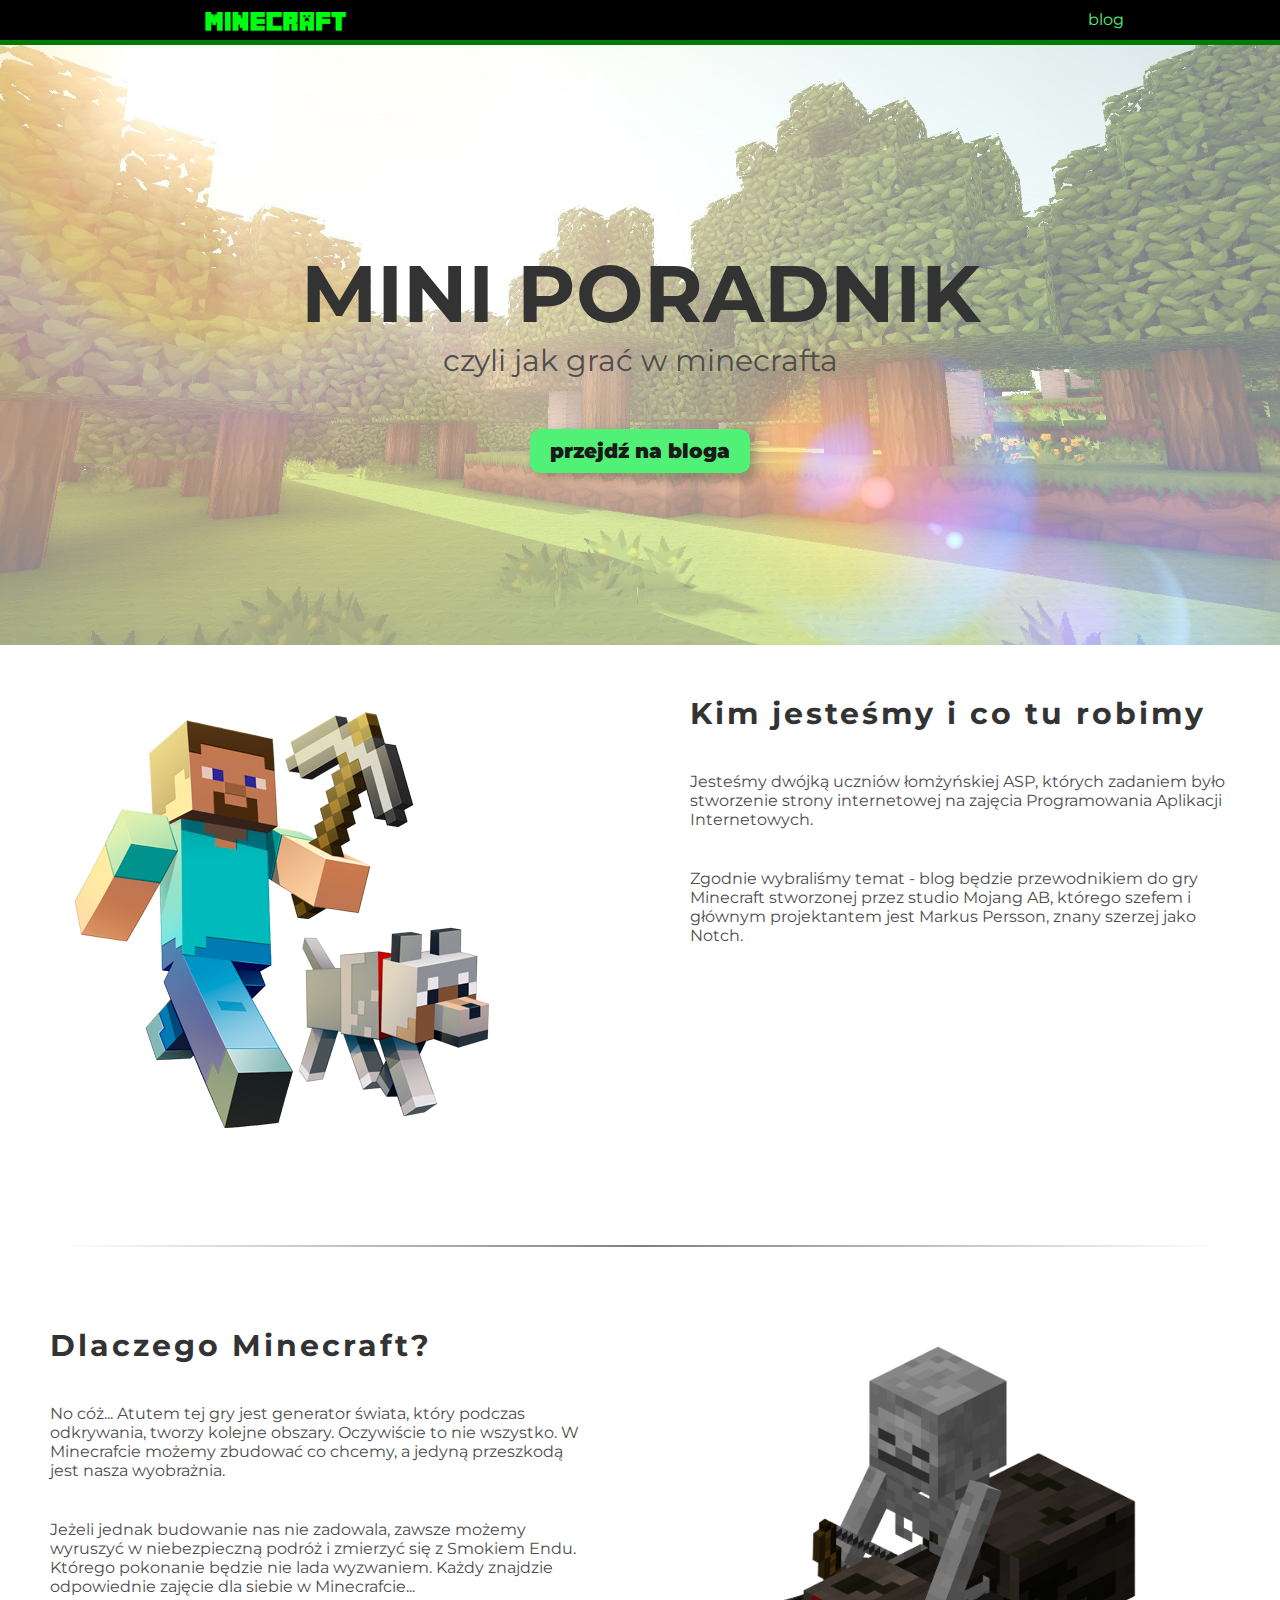
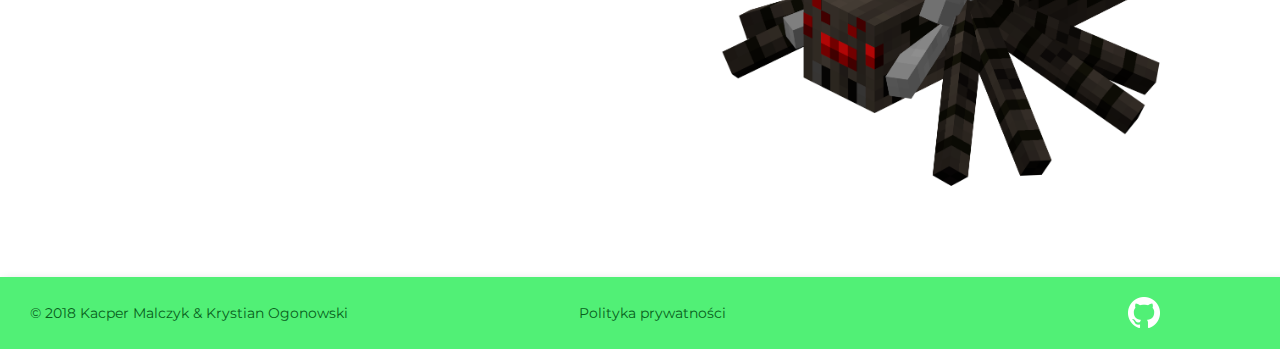
<file: index.html>
<!DOCTYPE html>
<html lang="pl">
<head>
    <title>Minecraft - poradnik</title>
	<meta name="description" content="Nasza strona jest prostym poradnikiem do gry Minecraft" />
    <link rel="icon" href="/graphics/blog/creeper.jpg" />
    <meta charset="UTF-8" />
    <meta name="author" content="Krystian i Kacper" />
    <meta name="viewport" content="width=device-width, initial-scale=1, shrink-to-fit=no" />
    <link rel="stylesheet" href="style.css" />
    <link href="https://fonts.googleapis.com/css?family=Montserrat" rel="stylesheet">
    <!-- style wyżej potrzebny do pobrania i obsługi czcionki -->

    <!--[if lt IE 9]>
	<script src="bower_components/html5shiv/dist/html5shiv.js"></script>
    <![endif]-->
    <!--
        komentarz wyżej ma na celu prawidłowe wyświetlanie strony
        w przeglądarce Internet Explorer w wersji 9 i niższych
    -->


</head>
<body>
    <div id="wrapper" >
        <header class="shadowed" id="main">
            <nav>
                <div class="logo">
                    <a href="/index.html">
                        <img src="/graphics/logo/logo.png" href="/index.html">
                    </a>
                </div>
                <a class="top-blog-button" href="blog/index.html">
                        blog
                </a>
            </nav>
            <hr class="under-nav" />
        </header>
      
        <main id="index">
            <section id="first" class="main-section">
                <div id="main-first-background"></div>
                <h1>
                    MINI PORADNIK
                </h1>
                <p>
                    czyli jak grać w minecrafta
                </p>
                <a href="/blog/index.html" id="main-blog-button">
                    przejdź na bloga
                </a>
            </section>

            <section id="second" class="two-column main-section">
                <section class="half-section mob">
                    <img src="/graphics/steve.png">
                </section>
                <section id="description" class="half-section">
                    <h1>
                            Kim jesteśmy i co tu robimy
                    </h1>
                    <p>
                        Jesteśmy dwójką uczniów łomżyńskiej ASP,
                        których zadaniem było stworzenie strony internetowej 
                        na zajęcia Programowania Aplikacji Internetowych.
                    </p>
                    <p>
                        Zgodnie wybraliśmy temat - blog będzie przewodnikiem
                        do gry Minecraft stworzonej przez studio Mojang AB, 
                        którego szefem i głównym projektantem jest 
                        Markus Persson, znany szerzej jako Notch.
                    </p>
                </section>
            </section>

            <hr class="main-line"/>

            <section id="third" class="two-column main-section">
                <section id="description" class="half-section">
                    <h1>
                           Dlaczego Minecraft?
                    </h1>
                    <p>
                        No cóż... Atutem tej gry jest generator świata, który podczas odkrywania, tworzy kolejne obszary.
						Oczywiście to nie wszystko. W Minecrafcie możemy zbudować co chcemy, a jedyną przeszkodą jest nasza wyobrażnia.
                    </p>
                    <p>
                       Jeżeli jednak budowanie nas nie zadowala, zawsze możemy wyruszyć w niebezpieczną podróż i zmierzyć się z Smokiem Endu. Którego pokonanie będzie nie lada wyzwaniem.
					   Każdy znajdzie odpowiednie zajęcie dla siebie w Minecrafcie...
                    </p>
                </section>
                <section class="half-section mob">
                    <img src="/graphics/spider.png">
                </section>
            </section>
        </main>
        
        <footer id="index">
            <section>
                <p>
                    © 2018 Kacper Malczyk & Krystian Ogonowski
                </p>
            </section>
            <section>
                <a href="/polityka/index.html">
                    Polityka prywatności
                </a>
            </section>
            <section class="social-logo">
                <a href="http://github.com/ogonnn/website" id="img">
                    <img src="/graphics/GitHubLogo.png" id="social-logo">
                </a>
            </section>     
        </footer>
    </div>
</body>


</html>
</file>
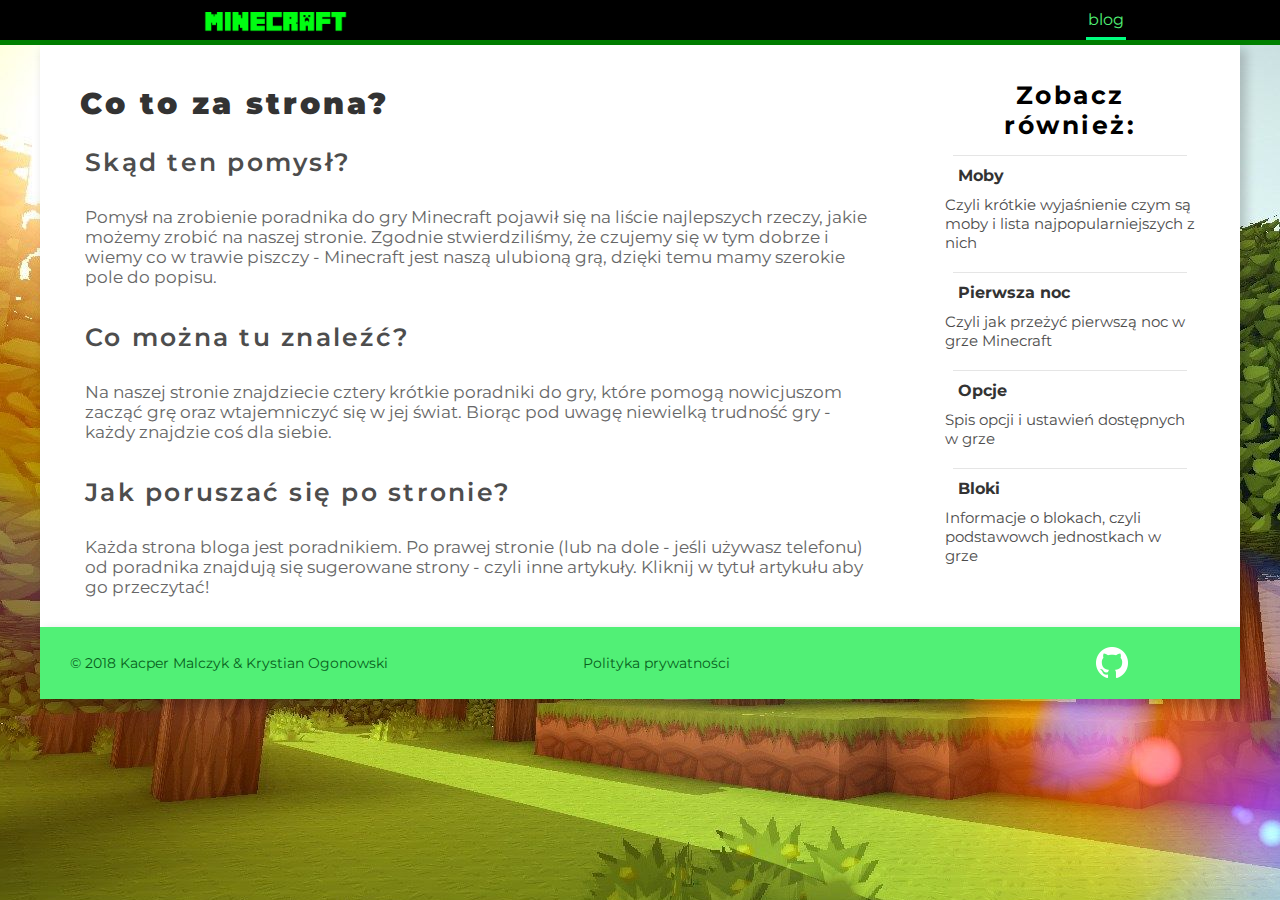
<file: blog/index.html>
<!DOCTYPE html>
<html lang="pl">
<head>
    <meta charset="UTF-8" />
    <title>Minecraft - poradnik</title>
    <meta name="description" content="Nasza strona jest prostym poradnikiem do gry Minecraft" />
    <link rel="icon" href="/graphics/blog/creeper.jpg" />
    <meta name="author" content="Krystian i Kacper" />
    <meta name="viewport" content="width=device-width, initial-scale=1, shrink-to-fit=no" />
    <link rel="stylesheet" href="../style.css" />
    <link href="https://fonts.googleapis.com/css?family=Montserrat" rel="stylesheet">
    <!-- style wyżej potrzebny był do ściągnięcia czcionki -->

    <!--[if lt IE 9]>
	<script src="bower_components/html5shiv/dist/html5shiv.js"></script>
    <![endif]-->
    <!--
        komentarz wyżej ma na celu prawidłowe wyświetlanie strony
        w przeglądarce Internet Explorer w wersji 9 i niższych
    -->


</head>
<body>
    <div id="wrapper">
		 <header id="main">
            <nav>
                <div class="logo">
                    <a href="/index.html">
                        <img src="/graphics/logo/logo.png" href="/index.html">
                    </a>
                </div>
                <a class="top-blog-button active" href="/blog/index.html">
                    blog
                </a>
            </nav>
            <hr class="under-nav" />
        </header>

        <main>
            <article>
                <section>
                    <header>
                        <h1 class="main-header">
                            Co to za strona?
                        </h1>
                        <p>
                            Skąd ten pomysł?
                        </p>
                    </header>
                    <p>
                        Pomysł na zrobienie poradnika do gry Minecraft
                        pojawił się na liście najlepszych rzeczy, jakie możemy
                        zrobić na naszej stronie.
                        Zgodnie stwierdziliśmy, że czujemy się w tym dobrze i wiemy
                        co w trawie piszczy - Minecraft jest naszą ulubioną grą, 
                        dzięki temu mamy szerokie pole do popisu.
                    </p>
                </section>
                <section>
                    <header>
                        <p>
                            Co można tu znaleźć?
                        </p> 
                    </header>
                    <p>
                        Na naszej stronie znajdziecie cztery krótkie poradniki do gry,
                        które pomogą nowicjuszom zacząć grę oraz wtajemniczyć się 
                        w jej świat. Biorąc pod uwagę niewielką trudność gry - każdy
                        znajdzie coś dla siebie.
                    </p>
                </section>
                <section>
                    <header>
                        <p>
                            Jak poruszać się po stronie?
                        </p>
                    </header>
                    <p>
                        Każda strona bloga jest poradnikiem. Po prawej stronie
                         (lub na dole - jeśli używasz telefonu) od poradnika znajdują się
                         sugerowane strony - czyli inne artykuły. Kliknij w tytuł artykułu
                         aby go przeczytać!
                    </p>
            </article>
            <aside>
                <header>
                    <p>
                        Zobacz również:
                    </p>
                </header>
                <nav>
                    <section>
                        <header>
                            <a href="/blog/moby.html"  title="Moby">
                                Moby
                            </a>
                        </header>
                        <p>
                            Czyli krótkie wyjaśnienie czym są moby i lista najpopularniejszych z nich
                        </p>
                    </section>
                    
                    <section>
                        <header>
                            <a href="/blog/pierwsza-noc.html" title="Pierwsza noc">
                                Pierwsza noc
                            </a>
                        </header>
                        <p>
                            Czyli jak przeżyć pierwszą noc w grze Minecraft
                        </p>
                    </section>

                    <section>
                        <header>
                            <a href="/blog/opcje.html" title="Opcje">
                                Opcje
                            </a>
                        </header>
                        <p>
                            Spis opcji i ustawień dostępnych w grze
                        </p>
                    </section>
                    <section>
                        <header>
                            <a href="/blog/bloki.html" title="Bloki">
                                Bloki
                            </a>
                        </header>
                        <p>
                            Informacje o blokach, czyli podstawowch jednostkach w grze
                        </p> 
                    </section>
                </nav>
            </aside>
        </main>
        <footer>
            <section>
                <p>
                    © 2018 Kacper Malczyk & Krystian Ogonowski
                </p>
            </section>
            <section>
                <a href="/polityka/index.html">
                    Polityka prywatności
                </a>
            </section>
            <section class="social-logo">
                <a href="http://github.com/ogonnn/website" id="img">
                    <img src="/graphics/GitHubLogo.png" id="social-logo">
                </a>
            </section>     
        </footer>
    </div>
</body>


</html>
</file>
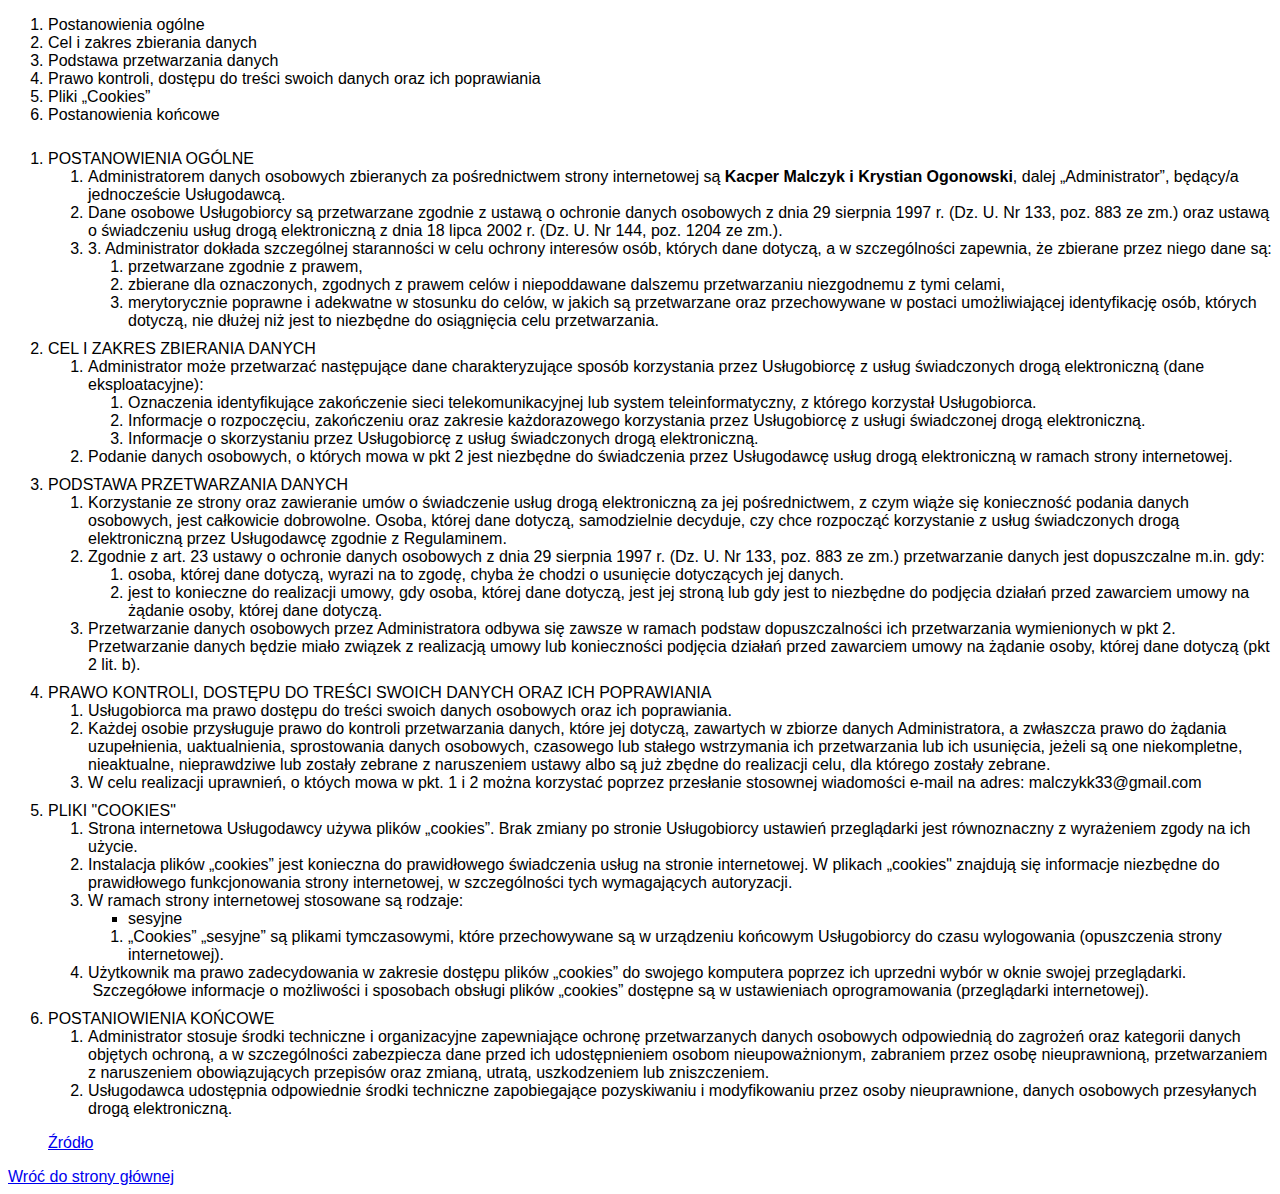
<file: polityka/index.html>
<!DOCTYPE html>
<html lang="pl">
<head>
    <title>Polityka prywatności</title>
    <link rel="icon" href="/graphics/blog/creeper.jpg" />
    <meta charset="UTF-8" />
    <meta name="author" content="Krystian i Kacper" />
    <meta name="viewport" content="width=device-width, initial-scale=1, shrink-to-fit=no" />
    <style>
        *{
            font-family: arial;
        }
        .end{
            padding-top: 10px;
        }
    </style>

</head>
<body>
    <ol>
        <li>Postanowienia ogólne</li>
        <li>Cel i zakres zbierania danych</li>
        <li>Podstawa przetwarzania danych</li>
        <li>Prawo kontroli, dostępu do treści swoich danych oraz ich poprawiania</li>
        <li>Pliki „Cookies”</li>
        <li>Postanowienia końcowe</li>
    </ol>
    <ol>
        <li class="end">
            POSTANOWIENIA OGÓLNE
            <ol>
                <li>
                Administratorem danych osobowych zbieranych za pośrednictwem strony internetowej są
                <strong>Kacper Malczyk i Krystian Ogonowski</strong>, dalej „Administrator”, będący/a jednoczeście Usługodawcą.
                </li>
                <li>
                    Dane osobowe Usługobiorcy są przetwarzane zgodnie z ustawą o ochronie danych osobowych z dnia 29 sierpnia 1997 r. (Dz. U. Nr 133, poz. 883 ze zm.) oraz ustawą o świadczeniu usług drogą elektroniczną z dnia 18 lipca 2002 r. (Dz. U. Nr 144, poz. 1204 ze zm.).
                </li>
                <li>
                    3. Administrator dokłada szczególnej staranności w celu ochrony interesów osób, których dane dotyczą, a w szczególności zapewnia, że zbierane przez niego dane są:
                    <ol>
                        <li>przetwarzane zgodnie z prawem,</li>
                        <li>zbierane dla oznaczonych, zgodnych z prawem celów i niepoddawane dalszemu przetwarzaniu niezgodnemu z tymi celami,</li>
                        <li>merytorycznie poprawne i adekwatne w stosunku do celów, w jakich są przetwarzane oraz przechowywane w postaci umożliwiającej identyfikację osób, których dotyczą, nie dłużej niż jest to niezbędne do osiągnięcia celu przetwarzania.</li>
                    </ol>
                </li>
            </ol>
        </li>
        <li class="end">
            CEL I ZAKRES ZBIERANIA DANYCH
            <ol>
                <li>Administrator może przetwarzać następujące dane charakteryzujące sposób korzystania przez Usługobiorcę z usług świadczonych drogą elektroniczną (dane eksploatacyjne):
                    <ol>
                        <li>Oznaczenia identyfikujące zakończenie sieci telekomunikacyjnej lub system teleinformatyczny, z którego korzystał Usługobiorca.</li>
                        <li>Informacje o rozpoczęciu, zakończeniu oraz zakresie każdorazowego korzystania przez Usługobiorcę z usługi świadczonej drogą elektroniczną.</li>
                        <li>Informacje o skorzystaniu przez Usługobiorcę z usług świadczonych drogą elektroniczną.</li>
                    </ol>
                </li>
                <li>Podanie danych osobowych, o których mowa w pkt 2 jest niezbędne do świadczenia przez Usługodawcę usług drogą elektroniczną w ramach strony internetowej. </li>
            </ol>
        </li>
        <li class="end">
            PODSTAWA PRZETWARZANIA DANYCH
            <ol>
                <li>
                    Korzystanie ze strony oraz zawieranie umów o świadczenie usług drogą elektroniczną za jej pośrednictwem, z czym wiąże się konieczność podania danych osobowych, jest całkowicie dobrowolne. Osoba, której dane dotyczą, samodzielnie decyduje, czy chce rozpocząć korzystanie z usług świadczonych drogą elektroniczną przez Usługodawcę zgodnie z Regulaminem.
                </li>
                <li>Zgodnie z art. 23 ustawy o ochronie danych osobowych z dnia 29 sierpnia 1997 r. (Dz. U. Nr 133, poz. 883 ze zm.) przetwarzanie danych jest dopuszczalne m.in. gdy:
                <ol>
                    <li>osoba, której dane dotyczą, wyrazi na to zgodę, chyba że chodzi o usunięcie dotyczących jej danych.</li>
                    <li>jest to konieczne do realizacji umowy, gdy osoba, której dane dotyczą, jest jej stroną lub gdy jest to niezbędne do podjęcia działań przed zawarciem umowy na żądanie osoby, której dane dotyczą.</li>
                </ol>
                </li>
                <li>Przetwarzanie danych osobowych przez Administratora odbywa się zawsze w ramach podstaw dopuszczalności ich przetwarzania wymienionych w pkt 2. Przetwarzanie danych będzie miało związek z realizacją umowy lub konieczności podjęcia działań przed zawarciem umowy na żądanie osoby, której dane dotyczą (pkt 2 lit. b). </li>
            </ol>
        </li>
        <li class="end">
            PRAWO KONTROLI, DOSTĘPU DO TREŚCI SWOICH DANYCH ORAZ ICH POPRAWIANIA
            <ol>
                <li>Usługobiorca ma prawo dostępu do treści swoich danych osobowych oraz ich poprawiania.</li>
                <li>Każdej osobie przysługuje prawo do kontroli przetwarzania danych, które jej dotyczą, zawartych w zbiorze danych Administratora, a zwłaszcza prawo do żądania uzupełnienia, uaktualnienia, sprostowania danych osobowych, czasowego lub stałego wstrzymania ich przetwarzania lub ich usunięcia, jeżeli są one niekompletne, nieaktualne, nieprawdziwe lub zostały zebrane z naruszeniem ustawy albo są już zbędne do realizacji celu, dla którego zostały zebrane.</li>
                <li>W celu realizacji uprawnień, o któych mowa w pkt. 1 i 2 można korzystać poprzez przesłanie stosownej wiadomości e-mail na adres: malczykk33@gmail.com</li>
            </ol>
        </li>
        <li class="end">
            PLIKI "COOKIES"
            <ol>
                <li>Strona internetowa Usługodawcy&nbsp;używa plików&nbsp;„cookies”. Brak zmiany po stronie Usługobiorcy ustawień przeglądarki jest równoznaczny z wyrażeniem zgody na ich użycie.</li>
                <li>Instalacja plików „cookies” jest konieczna do prawidłowego świadczenia usług na stronie internetowej. W plikach „cookies" znajdują się informacje niezbędne do prawidłowego funkcjonowania strony internetowej, w szczególności tych wymagających autoryzacji.</li>
                <li>W ramach strony internetowej stosowane są rodzaje:
                <ul>
                    <li>sesyjne</li>
                </ul>
                <ol>
                    <li>„Cookies” „sesyjne” są plikami tymczasowymi, które przechowywane są w urządzeniu końcowym Usługobiorcy do czasu wylogowania (opuszczenia strony internetowej).</li>
                </ol>
                </li>
                <li>Użytkownik ma prawo zadecydowania w zakresie dostępu plików „cookies” do swojego komputera poprzez ich uprzedni wybór w oknie swojej przeglądarki. &nbsp;Szczegółowe informacje o możliwości i sposobach obsługi plików „cookies” dostępne są w ustawieniach oprogramowania (przeglądarki internetowej).</li>
            </ol>
        </li>
        <li class="end">
            POSTANIOWIENIA KOŃCOWE
            <ol>
                <li>Administrator stosuje środki techniczne i organizacyjne zapewniające ochronę przetwarzanych danych osobowych odpowiednią do zagrożeń oraz kategorii danych objętych ochroną, a w szczególności zabezpiecza dane przed ich udostępnieniem osobom nieupoważnionym, zabraniem przez osobę nieuprawnioną, przetwarzaniem z naruszeniem obowiązujących przepisów oraz zmianą, utratą, uszkodzeniem lub zniszczeniem.</li>
                <li>Usługodawca udostępnia odpowiednie środki techniczne zapobiegające pozyskiwaniu i modyfikowaniu przez osoby nieuprawnione, danych osobowych przesyłanych drogą elektroniczną.</li>
            </ol>
        </li>
        <p class="source">
            <a href="https://www.legalniewsieci.pl/darmowe/polityka-prywatnosci-generator">
                Źródło
            </a>
        </p>
    </ol>
    <a href="/index.html" title="Wróć do strony głównej"> Wróć do strony głównej </a>
    </body>
    </html>
</file>
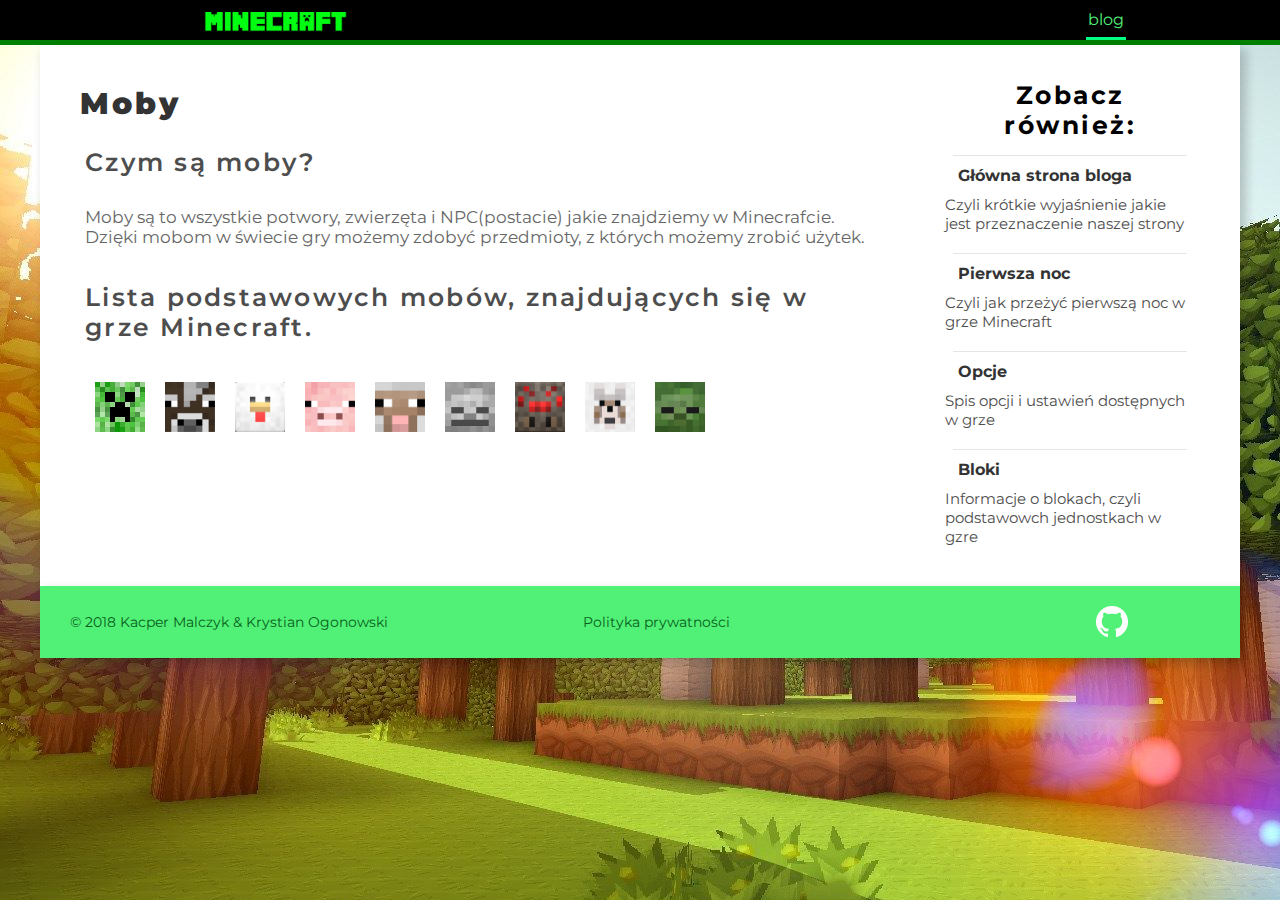
<file: blog/moby.html>
<!DOCTYPE html>
<html lang="pl">
<head>
    <meta charset="UTF-8" />
    <title>Minecraft - poradnik</title>
    <meta name="description" content="Nasza strona jest prostym poradnikiem do gry Minecraft" />
    <link rel="icon" href="/graphics/blog/creeper.jpg" />     
    <meta name="author" content="Krystian i Kacper" />
    <meta name="viewport" content="width=device-width, initial-scale=1, shrink-to-fit=no" />
    <link rel="stylesheet" href="/style.css" />
    <link href="https://fonts.googleapis.com/css?family=Montserrat" rel="stylesheet">
    <!-- style wyżej potrzebny był do ściągnięcia czcionki -->

    <!--[if lt IE 9]>
	<script src="bower_components/html5shiv/dist/html5shiv.js"></script>
    <![endif]-->
    <!--
        komentarz wyżej ma na celu prawidłowe wyświetlanie strony
        w przeglądarce Internet Explorer w wersji 9 i niższych
    -->


</head>
<body>
    <div id="wrapper">
         <header id="main">
            <nav>
                <div class="logo">
                    <a href="/index.html">
                        <img src="/graphics/logo/logo.png" href="/index.html">
                    </a>
                </div>
                <a class="top-blog-button active" href="/blog/index.html">
                        blog
                </a>
            </nav>
            <hr class="under-nav" />
        </header>

        <main>
            <article>
                <section>
                    <header>
                        <h1 class="main-header">
                            Moby
                        </h1>
                        <p>
                            Czym są moby?
                        </p>
                    </header>
                    <p>
                      Moby są to wszystkie potwory, zwierzęta i NPC(postacie) jakie znajdziemy w Minecrafcie. Dzięki mobom w świecie gry możemy zdobyć przedmioty, z których możemy zrobić użytek. 
					  
                    </p>
                </section>
                <section>
                    <header>
                        <p>
                            Lista podstawowych mobów, znajdujących się w grze Minecraft.
                        </p> 
                    </header>
                    <p>
                    <img src="/graphics/blog/creeper.jpg" alt="Creeper" class="mob-icon">
					<img src="/graphics/blog/cow.png" alt="Krowa" class="mob-icon">
					<img src="/graphics/blog/chicken.jpg" alt="Kurczak" class="mob-icon">
					<img src="/graphics/blog/pig.jpg" alt="Świnia" class="mob-icon">
					<img src="/graphics/blog/sheep.png" alt="Owca" class="mob-icon">
					<img src="/graphics/blog/skeleton.jpg" alt="Szkielet" class="mob-icon">
					<img src="/graphics/blog/spider.jpg" alt="Pająk" class="mob-icon">
					<img src="/graphics/blog/wolf.jpg" alt="Wilk" class="mob-icon">
					<img src="/graphics/blog/zombie.jpg" alt="Zombie" class="mob-icon">
                    </p>
                </section>
            </article>
            <aside>
                <header>
                    <p>
                        Zobacz również:
                    </p>
                </header>
                <nav>
                    <section>
                        <header>
                            <a href="/blog/index.html"  title="Strona główna">
                                Główna strona bloga
                            </a>
                        </header>
                        <p>
                            Czyli krótkie wyjaśnienie jakie jest przeznaczenie naszej strony
                        </p>
                    </section>
                    
                    <section>
                        <header>
                            <a href="/blog/pierwsza-noc.html" title="Pierwsza noc">
                                Pierwsza noc
                            </a>
                        </header>
                        <p>
                            Czyli jak przeżyć pierwszą noc w grze Minecraft
                        </p>
                    </section>

                    <section>
                        <header>
                            <a href="/blog/opcje.html" title="Opcje">
                                Opcje
                            </a>
                        </header>
                        <p>
                            Spis opcji i ustawień dostępnych w grze
                        </p>
                    </section>

                    <section>
                        <header>
                            <a href="/blog/bloki.html" title="Bloki">
                                Bloki
                            </a>
                        </header>
                        <p>
                            Informacje o blokach, czyli podstawowch jednostkach w gzre
                        </p> 
                    </section>
                </nav>
            </aside>
        </main>
        <footer>
            <section>
                <p>
                    © 2018 Kacper Malczyk & Krystian Ogonowski
                </p>
            </section>
            <section>
                <a href="/polityka/index.html">
                    Polityka prywatności
                </a>
            </section>
            <section class="social-logo">
                <a href="http://github.com/ogonnn/website" id="img">
                    <img src="/graphics/GitHubLogo.png" id="social-logo">
                </a>
            </section>     
        </footer>
    </div>
</body>


</html>
</file>
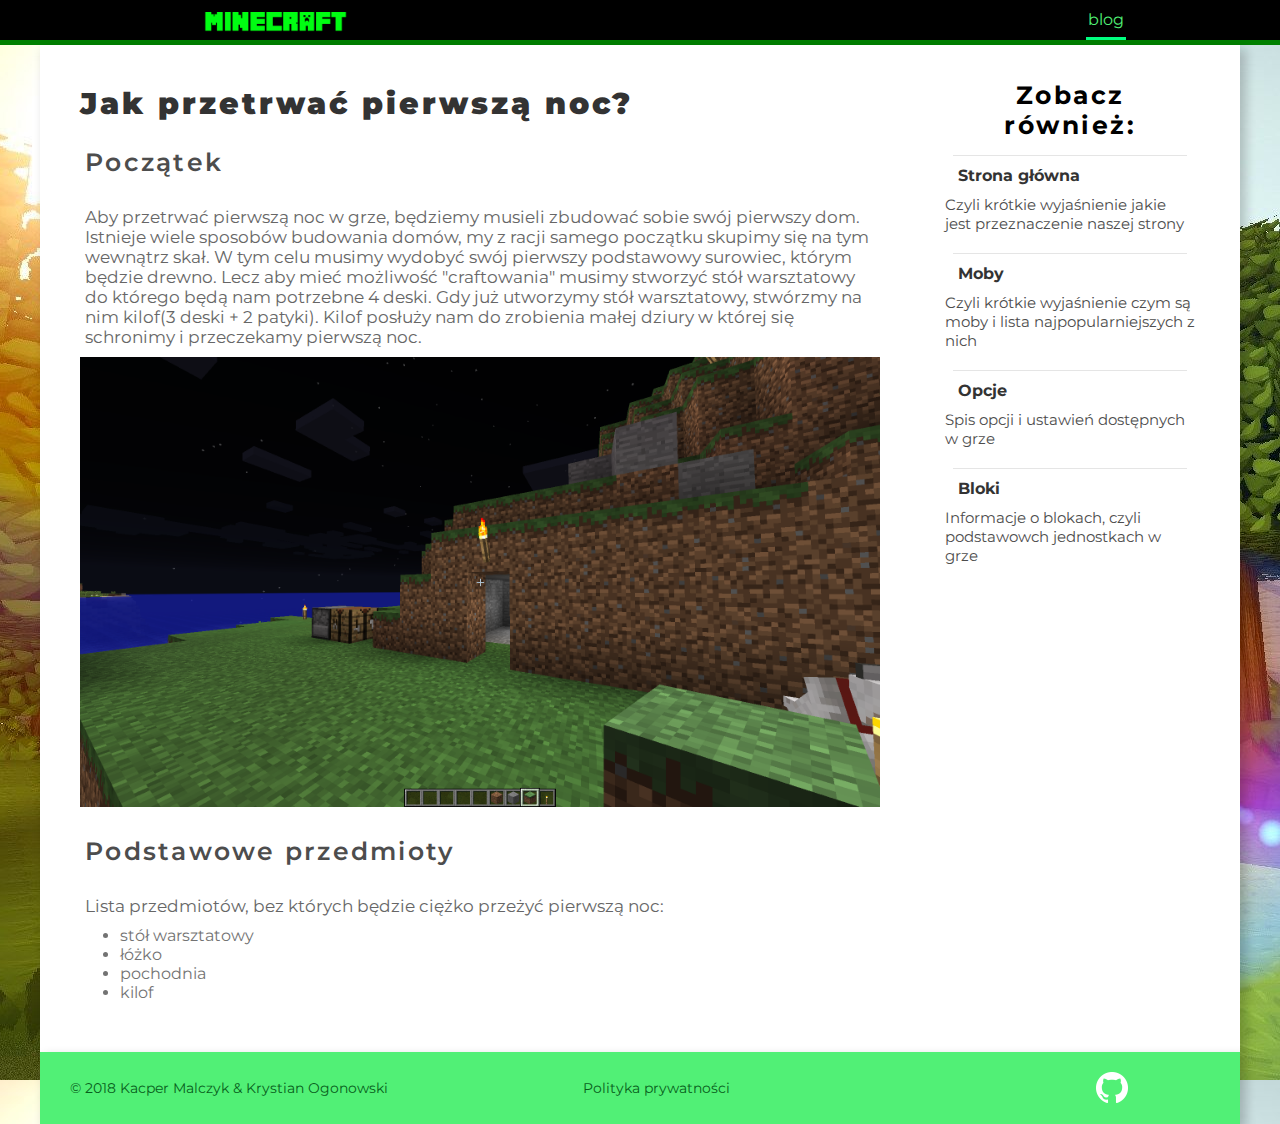
<file: blog/pierwsza-noc.html>
<!DOCTYPE html>
<html lang="pl">
<head>
    <meta charset="UTF-8" />
    <title>Minecraft - poradnik</title>
    <meta name="description" content="Nasza strona jest prostym poradnikiem do gry Minecraft" />
    <link rel="icon" href="/graphics/blog/creeper.jpg" />
    
    <meta keywords="keywords, " />
    <meta name="author" content="Krystian i Kacper" />
    <meta name="viewport" content="width=device-width, initial-scale=1, shrink-to-fit=no" />
    <link rel="stylesheet" href="/style.css" />
    <link href="https://fonts.googleapis.com/css?family=Montserrat" rel="stylesheet">
    <!-- style wyżej potrzebny był do ściągnięcia czcionki -->

    <!--[if lt IE 9]>
	<script src="bower_components/html5shiv/dist/html5shiv.js"></script>
    <![endif]-->
    <!--
        komentarz wyżej ma na celu prawidłowe wyświetlanie strony
        w przeglądarce Internet Explorer w wersji 9 i niższych
    -->


</head>
<body>
    <div id="wrapper">
		 <header id="main">
            <nav>
                <div class="logo">
                    <a href="/index.html">
                        <img src="/graphics/logo/logo.png" href="/index.html">
                    </a>
                </div>
                <a class="top-blog-button active" href="/blog/index.html">
                        blog
                </a>
            </nav>
            <hr class="under-nav" />
        </header>

        <main>
            <article>
                <section>
                    <header>
                        <h1 class="main-header">
                            Jak przetrwać pierwszą noc?
                        </h1>
                        <p>
                            Początek
                        </p>
                    </header>
                    <p>
                      Aby przetrwać pierwszą noc w grze, będziemy musieli zbudować sobie swój pierwszy dom. Istnieje wiele sposobów budowania domów, my z racji samego początku skupimy się na tym wewnątrz skał. W tym celu musimy wydobyć swój pierwszy podstawowy surowiec, którym będzie drewno. Lecz aby mieć możliwość "craftowania" musimy stworzyć stół warsztatowy do którego będą nam potrzebne 4 deski. Gdy już utworzymy stół warsztatowy, stwórzmy na nim kilof(3 deski + 2 patyki). Kilof posłuży nam do zrobienia małej dziury w której się schronimy i przeczekamy pierwszą noc. 
                    </p>
                    <a target="_blank" href="/graphics/blog/first-house.png">
                        <img src="/graphics/blog/first-house.png" class="screenshot">
                    </a>
                </section>
                <section>
                    <header>
                        <p>
                            Podstawowe przedmioty
                        </p> 
                    </header>
                    <p>
						Lista przedmiotów, bez których będzie ciężko przeżyć pierwszą noc:
						<ul type="">
							<li>Stół warsztatowy</li>
							<li>Łóżko</li>
							<li>Pochodnia</li>
							<li>Kilof</li>
						</ul>
                    </p>
                </section>
            </article>
            <aside>
                <header>
                    <p>
                        Zobacz również:
                    </p>
                </header>
                <nav>
                    <section>
                        <header>
                            <a href="/blog/index.html"  title="Strona główna">
                                Strona główna
                            </a>
                        </header>
                        <p>
                            Czyli krótkie wyjaśnienie jakie jest przeznaczenie naszej strony
                        </p>
                    </section>

                    <section>
                        <header>
                            <a href="/blog/moby.html"  title="Moby">
                                Moby
                            </a>
                        </header>
                        <p>
                            Czyli krótkie wyjaśnienie czym są moby i lista najpopularniejszych z nich
                        </p>
                    </section>

                    <section>
                        <header>
                            <a href="/blog/opcje.html" title="Opcje">
                                Opcje
                            </a>
                        </header>
                        <p>
                            Spis opcji i ustawień dostępnych w grze
                        </p>
                    </section>
                    
                    <section>
                        <header>
                            <a href="/blog/bloki.html" title="Bloki">
                                Bloki
                            </a>
                        </header>
                        <p>
                            Informacje o blokach, czyli podstawowch jednostkach w grze
                        </p> 
                    </section>
                </nav>
            </aside>
        </main>
        <footer>
            <section>
                <p>
                    © 2018 Kacper Malczyk & Krystian Ogonowski
                </p>
            </section>
            <section>
                <a href="/polityka/index.html">
                    Polityka prywatności
                </a>
            </section>
            <section class="social-logo">
                <a href="http://github.com/ogonnn/website" id="img">
                    <img src="/graphics/GitHubLogo.png" id="social-logo">
                </a>
            </section>     
        </footer>
    </div>
</body>


</html>
</file>
<file: style.css>
/*
  UKŁAD DOKUMENTU:
  1. style ogólne
  2. #wrapper header    - menu główne
  3. #wrapper main      - główna zawartość strony
    a) main#index       - strona /index.php, inny układ
    b) main             - strony bloga
      I.  article       - lewa część strony, artykuł
      II. aside         - prawa część strony, linki rekomendowane
  4. #wrapper footer    - stopka strony, w tym:
                          footer#index - stopka strony /index.php
  5. style do responsywności (@media)
*/


/* ################  [1]  style ogólne  ################ */

*, *:before, *:after {
  font-family: 'Montserrat', sans-serif;
  box-sizing: border-box;
  margin: 0 auto;
}
body{
  background: url("/graphics/backgrounds/main-first.jpg");
  background-size: auto;
  background-position-x: 25%;
}
a{
  text-decoration: none;
}

.active{
  border-bottom: 3px solid hsl(150, 100%, 50%);
}
.active:hover{
  transition-delay: 100ms;
  transition-duration: 800ms;
  border-bottom: 3px solid hsl(32, 75%, 50%);
}
.no-disp{
  display: none;
}
.screenshot{
  width: 100%;
}
.source a{
  color: hsla(0, 0%, 0%, 40%);
  font-size: 16px;
}
hr.under-nav{
  width: 100%;
  border: none;
  border-top: 5px solid green;  
}

hr.main-line{
  height: 2px;
  width: 90%;
  margin-bottom: 30px;
  border: 0;
  background-image: linear-gradient(to right, white, hsl(0, 0%, 50%), white);
  clear: both;
}
.mob-icon{
  width:50px;
  height:50px;
  margin:10px;
}
#list-of-blocks{
  width: 100%;
}
    
/* ################  [2]  #WRAPPER HEADER - GŁÓWNE MENU  ################*/

#wrapper header#main{
  width: 100%;
  height: 40px;
  background-color: black;
}
#wrapper header nav{ /* pasek górny cały */
  height: inherit;
  max-width: 1032px
}
#wrapper header nav .logo img{ /* logo */
  height: 40px;
  width: auto;
  float: left;
  margin-left: 5%;
}
#wrapper header nav a.top-blog-button{
  display: block;
  float: right;
  padding: 0px 2px;
  height: inherit;
  text-align: center;
  color: hsl(134, 84%, 63%);
  line-height: 40px;
  margin-right: 30px;
}
#wrapper header nav a.top-blog-button:hover{ /* po najechaniu myszą na blog */
  transition-delay: 100ms;
  transition-duration: 800ms;
  color: hsl(32, 75%, 50%);
  
}


/* ################  [3]  WRAPPER MAIN - GŁÓWNA ZAWARTOŚĆ STRONY  ################*/

/* ################  [a]  main#index - main pliku /index.php  ################ */

#wrapper main#index section.half-section{
  height: 100%;
}
#wrapper main#index section.two-column{
  min-height: 600px;
}
#wrapper main#index section.main-section{
  clear: both;
}


#wrapper main#index{
  width: 100%;
  margin-top: 5px;
}
#wrapper main#index section#first{ /* pierwsza część indexu */ 
  position: relative;
  z-index: 1;
  background: transparent;
  height: 600px;
}
#wrapper main#index section#first #main-first-background{
  height:  100%;
  background-image: url("/graphics/backgrounds/main-first.jpg");
  z-index:  -1;
  position:  absolute;
  width:  100%;
  opacity: 0.5;
  background-size: cover;
  background-position-y: 50%
}
#wrapper main#index section#first h1{
  text-align: center;
  font-size: 80px;
  padding-top: 200px;
  color: hsl(0, 0%, 20%);
}
#wrapper main#index section#first p{
  text-align: center;
  font-size: 30px;
  padding-bottom: 50px;
  color: hsl(0, 0%, 30%);
}
a#main-blog-button{
  text-align: center;
  background-color: hsl(134, 84%, 63%);
  color: hsl(0, 0%, 10%);

  font-weight: 900;
  font-size: 20px;
  padding: 10px 20px;

  display: block;
  max-width: 11em;

  border: 1px solid hsl(134, 84%, 100%);
  border: none;
  border-radius: 10px;
  box-shadow: 5px 5px 10px 1px hsla(0, 0%, 0%, 20%);
}
a#main-blog-button:hover{
  transition-delay: 100ms;
  transition-duration: 200ms;
  color: hsl(32, 75%, 50%);
}

#wrapper main#index section.mob img{
  float: left;
  right: 10%;
  max-height:450px;
  /* szerokosc 438 wysokosc 423*/
}
#wrapper main#index section#description{
  padding: 30px;
}
#wrapper main#index section#description h1{
  font-size: 30px;
  padding: 20px;
  color: hsl(0, 0%, 20%);
  letter-spacing: 3px;
}
#wrapper main#index section#description p{
  padding: 20px;
  color: hsl(0, 0%, 30%);
}


/* ################  [b]  main stron w katalogu /blog  ################*/

#wrapper main{
  margin-top: 5px;
  width: 100%;
  min-height: 500px;
  box-shadow: 5px 5px 10px 1px hsla(0, 0%, 0%, 20%);
  background-color: white;
  display: table;
}
#wrapper main article, #wrapper main aside{
  margin-bottom: 20px;
}


/* ################  [I]  #WRAPPER MAIN ARTICLE - ARTYKUŁ (PO LEWEJ)  ################*/

#wrapper main article{
  /*
  box-shadow: 2px 4px 10px 1px hsla(0, 0%, 0%, 20%);
  */

}

#wrapper main article section{ /* sekcja czyli część postu, jeden akapit */
  padding: 0 20px;
}
#wrapper main article section header{ 
  height: 50px;
  display: table;
  width: 100%;
}
#wrapper main article section header h1{ /* czyli główny tytuł artykułu */
  padding-top: 20px;
  font-size: 30px;
  font-weight: 900;
  color: hsl(0, 0%, 20%);
  letter-spacing: 0.1em;
}

#wrapper main article section header p{ /* czyli tytuł akapitu */ 
  padding-top: 10px;
  font-size: 25px;
  position: relative;
  color: hsl(0, 0%, 30%);
  font-weight: 600;
  letter-spacing: 0.09em;
}
#wrapper main article section p{  /* czyli właściwa treść postu */
  display: table;
  margin-top: 15px;
  width: 100%;
  color: hsl(0, 0%, 40%);
  font-size: 17px;
  padding: 5px 5px 10px 5px;
}
#wrapper main article section ul li{
	color: hsl(0, 0%, 45%);
	text-transform: lowercase;
}

/* ################ [II] WRAPPER MAIN ASIDE - MENU (PO PRAWEJ) ################ */

#wrapper main aside{
  min-height: inherit;
  margin-bottom: 20px;
  padding-bottom: 20px;
  /*
  box-shadow: 2px 4px 10px 1px hsla(0, 0%, 0%, 20%);
  */
}
#wrapper main aside header{
  display: table; 
}
#wrapper main aside header p{ /* zobacz również */
  margin: 10px 5px;
  padding: 5px 0px;
  font-size: 25px;
  display: block;
  text-align: center;
  font-weight: 700;
  letter-spacing: 0.1em;
}

#wrapper main aside nav header{
  padding: 10px 5px 5px 5px;
  border-top: 1px solid hsla(0, 0%, 0%, 10%);
  width: 90%;
}
#wrapper main aside nav header a{
  color: hsl(0, 0%, 20%);
  font-weight: 700;
}
#wrapper main aside nav header a:hover{
  color: hsl(0, 0%, 20%);
  transition-delay: 100ms;
  transition-duration: 200ms;
  color: hsl(32, 75%, 50%);
}

#wrapper main aside nav p{
  margin: 5px auto;
  padding: 0px 5px 15px 5px;
  font-size: 15px;
  color: hsl(0, 0%, 30%);
}



/* ################  [4]  WRAPPER FOOTER - STOPKA  ################*/

#wrapper footer{
  display: table;
  background-color: hsl(134, 84%, 63%);
  box-shadow: 5px 5px 10px 1px hsla(0, 0%, 0%, 20%);
  padding: 20px 30px;
}

#wrapper footer section{
  height: inherit;
  width: 45%;
  float: left;
  font-size: 14px;
  line-height:32px;
}
#wrapper footer section *{
  color: hsl(134, 84%, 20%);
}

#wrapper footer section a:hover{
  transition-delay: 100ms;
  transition-duration: 200ms;
  color: hsl(32, 75%, 50%);
}
#wrapper footer section.social-logo{
  width: 10%;
  height:32px;
  float:right;
}

#wrapper footer section a img#social-logo{
	height:32px;
  position:absolute;
}

/* ########  stopka strony głównej  ########  */
#wrapper footer#index{
  width: 100%;
}


/* ################ [5]  syle do responsywności ################ */

@media (min-width: 1250px){
  div#wrapper main, div#wrapper footer, div#wrapper header nav{
    width: 1200px;
  }
  div#wrapper main article{
    width: 70%;
    float: left;
    height: inherit;
    margin: 20px 0 20px 20px;
  }
  div#wrapper main aside{
    margin: 20px;
    padding: 0 20px;
    width: 25%;
    float: left;
    height: inherit;
  }
  div#wrapper section.half-section{
    width: 50%;
    float: left;
  }
  .mob img{
    margin: 10%;
  }
}


@media (min-width: 1000px) and (max-width: 1250px){
  div#wrapper main, div#wrapper footer, div#wrapper header nav{
    width: 950px;
  }
  div#wrapper header nav ul li p a{
    line-height: 1em;
  }
  div#wrapper main article{
    width: 70%;
    float: left;
    height: inherit;
    margin: 20px 0 20px 15px;
  }
  div#wrapper main aside{
    margin: 20px 15px 20px 15px;
    padding-left: 20px;
    padding-right: 20px;
    width: 25%;
    float: left;
    height: inherit;
  }
  div#wrapper section.half-section{
    width: 50%;
    float: left;
  }
  .mob img{
    margin: 10%;
  }
}


/*  najmniejsze rozdzielczości, tryb pionowy:  */
@media (min-width: 800px) and (max-width: 1000px){
  div#wrapper main, div#wrapper footer, div#wrapper header nav{
    width: 750px;
  }
  div#wrapper main article{
    width: 90%;
    float: none;
	  margin-top: 30px;
  }
  div#wrapper main article section p{
    display: block;
    padding-bottom: 15px;
  }
  div#wrapper main aside{
    margin-top: 30px;
    width: 90%;
    float: none;
    margin-bottom: 20px;
    padding-bottom: 20px;
  }
  div#wrapper main aside nav p{
    padding: 0 30px;
  }

  div#wrapper section.half-section{
    width: 100%;
    float: none;
    clear: both;
  }
  .mob img{
    width: 60%;
	  height: auto;
    margin: 50px 20%;
  }
}


@media (min-width: 500px) and (max-width: 800px){
  div#wrapper main, div#wrapper footer, div#wrapper header nav {width: 90%;}
  div#wrapper header nav ul li p a{line-height: 1em;}
  div#wrapper main article{
    width: 90%;
    float: none;
	  margin-top: 30px;
  }
  div#wrapper main aside{
    margin: 0 auto;
    width: 90%;
    float: none;
    margin-bottom: 20px;
    padding-bottom: 20px;
  }
  div#wrapper main aside nav p{
    padding: 5px 30px;
  }

  div#wrapper footer section {
	  width: 70%;
  }
  div#wrapper footer section:first-child{
    margin-bottom:15px;
  }
  div#wrapper section.half-section{
    width: 100%;
    float: none;
    clear: both;
  }
  div#wrapper main#index section#first h1{
    font-size: 55px;
  }
  div#wrapper main#index section#first p{
    font-size: 25px;
  }
  .mob img{
    width: 60%;
    margin: 50px 20%;
	  height: auto;
  }
}


@media (max-width: 500px){
  div#wrapper main, div#wrapper footer, div#wrapper header nav {width: 90%;}
  div#wrapper header nav .logo img{
	width: 40%;
	height: auto;
	max-height: 40px;
	vertical-align: middle;
	margin-top: 5px;
  }
  
  div#wrapper main article{
    width: 90%;
    float: none;
	margin-top: 20px;
  }
  div#wrapper main aside{
    margin: 0 auto;
    width: 90%;
    float: none;
    margin-bottom: 20px;
    padding-bottom: 20px;
  }
  div#wrapper main aside nav p{
    padding: 0 20px;
  }
  div#wrapper main article section, div#wrapper main aside nav{
    padding-left: 5px;
    padding-right: 5px;
  }
  div#wrapper section.half-section{
    width: 100%;
    float: none;
    clear: both;
  }
  div#wrapper main#index section#first h1{
    font-size: 45px;
  }
  div#wrapper main#index section#first p{
    font-size: 20px;
  }
  .mob img{
    width: 60%;
    margin: 50px 20%;
  }
  div#wrapper footer section{
    width: 70%;
    line-height:20px;
  }
}
</file>
